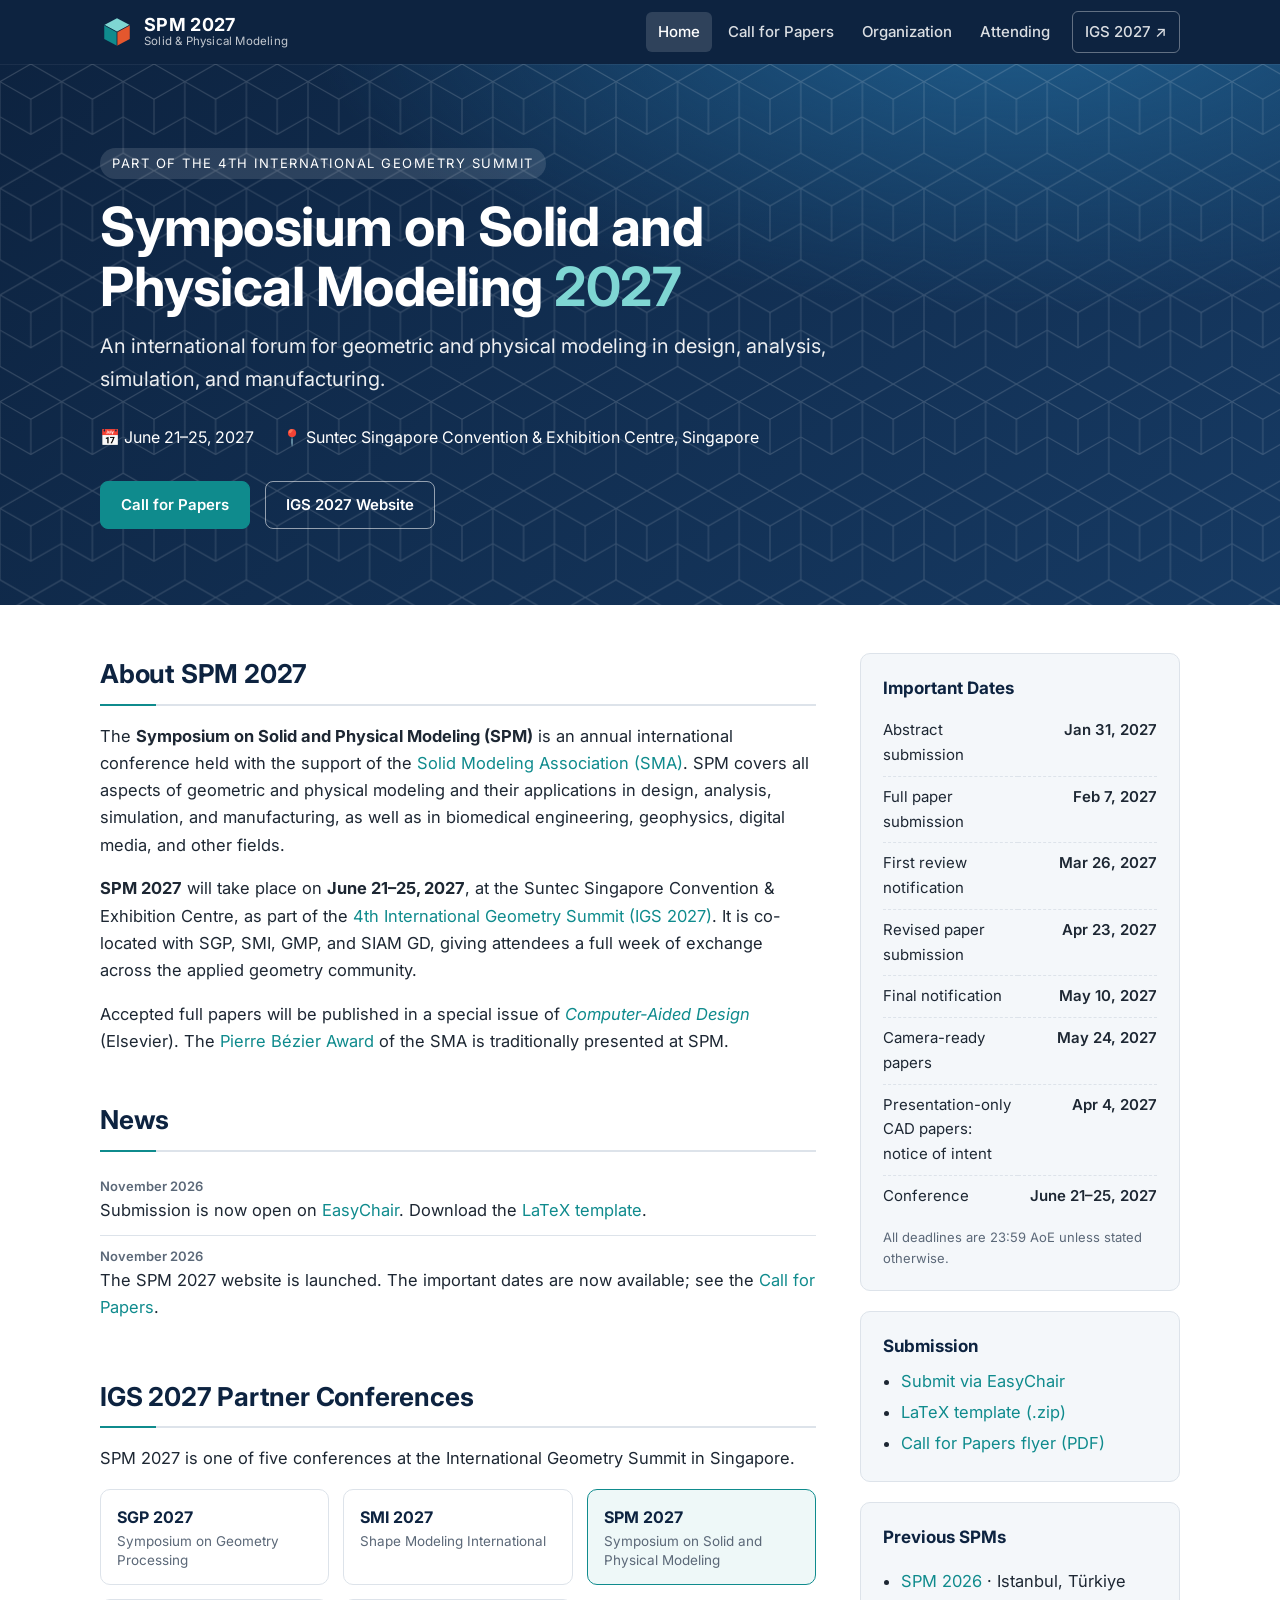
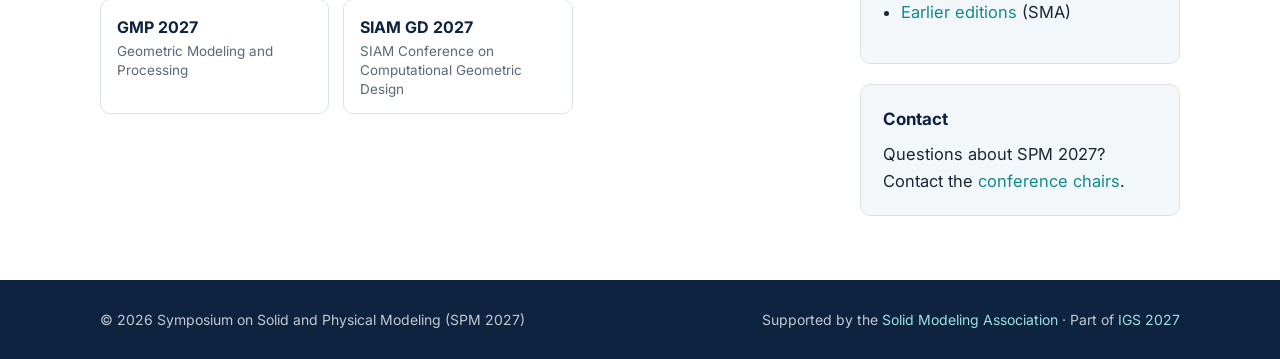
<file: index.html>
<!DOCTYPE html>
<html lang="en">
<head>
  <meta charset="utf-8">
  <meta name="viewport" content="width=device-width, initial-scale=1">
  <title>SPM 2027 · Symposium on Solid and Physical Modeling</title>
  <meta name="description" content="SPM 2027, the Symposium on Solid and Physical Modeling, June 21–25, 2027, Singapore, part of the International Geometry Summit (IGS 2027).">
  <link rel="icon" href="assets/logo.svg" type="image/svg+xml">
  <link rel="preconnect" href="https://fonts.googleapis.com">
  <link href="https://fonts.googleapis.com/css2?family=Inter:wght@400;500;600;700&display=swap" rel="stylesheet">
  <link rel="stylesheet" href="assets/style.css">
  <script src="assets/main.js" defer></script>
</head>
<body>

<!-- ===== Header (same on every page; update the "active" class) ===== -->
<header class="site-header">
  <div class="wrap">
    <a class="brand" href="index.html">
      <img class="logo" src="assets/logo.svg" alt="">
      <span>SPM 2027<small>Solid &amp; Physical Modeling</small></span>
    </a>
    <button class="nav-toggle" aria-label="Menu" aria-expanded="false">&#9776;</button>
    <nav class="nav">
      <a href="index.html" class="active">Home</a>
      <a href="cfp.html">Call for Papers</a>
      <a href="organization.html">Organization</a>
      <a href="attending.html">Attending</a>
      <a href="https://igs2027singapore.github.io/" class="igs">IGS 2027 &#8599;</a>
    </nav>
  </div>
</header>

<!-- ===== Hero ===== -->
<div class="hero">
  <svg class="pattern" aria-hidden="true">
    <defs>
      <pattern id="iso" width="56" height="97" patternUnits="userSpaceOnUse" patternTransform="scale(1.1)">
        <g fill="none" stroke="#ffffff" stroke-width="1">
          <polygon points="28,0 56,16 28,32 0,16"/>
          <polyline points="0,16 0,48 28,64 56,48 56,16"/>
          <line x1="28" y1="32" x2="28" y2="64"/>
          <polyline points="0,48 0,81 28,97"/>
          <polyline points="56,48 56,81 28,97"/>
        </g>
      </pattern>
    </defs>
    <rect width="100%" height="100%" fill="url(#iso)"/>
  </svg>
  <div class="wrap">
    <div class="kicker">Part of the 4th International Geometry Summit</div>
    <h1>Symposium on Solid and<br>Physical Modeling <span class="yr">2027</span></h1>
    <p class="sub">An international forum for geometric and physical modeling in design, analysis, simulation, and manufacturing.</p>
    <div class="meta">
      <div>&#128197; June 21–25, 2027</div>
      <div>&#128205; Suntec Singapore Convention &amp; Exhibition Centre, Singapore</div>
    </div>
    <a class="btn" href="cfp.html">Call for Papers</a>
    <a class="btn ghost" href="https://igs2027singapore.github.io/">IGS 2027 Website</a>
  </div>
</div>

<main>
  <div class="wrap grid">

    <!-- ===== Main column ===== -->
    <div>
      <section id="about">
        <h2>About SPM 2027</h2>
        <p>
          The <b>Symposium on Solid and Physical Modeling (SPM)</b> is an annual international conference
          held with the support of the <a href="https://solidmodeling.org/">Solid Modeling Association (SMA)</a>.
          SPM covers all aspects of geometric and physical modeling and their applications in design, analysis,
          simulation, and manufacturing, as well as in biomedical engineering, geophysics, digital media, and other fields.
        </p>
        <p>
          <b>SPM 2027</b> will take place on <b>June 21–25, 2027</b>, at the Suntec Singapore Convention &amp; Exhibition Centre,
          as part of the <a href="https://igs2027singapore.github.io/">4th International Geometry Summit (IGS 2027)</a>.
          It is co-located with SGP, SMI, GMP, and SIAM GD, giving attendees a full week of exchange across the applied
          geometry community.
        </p>
        <p>
          <!-- TODO: confirm publication venue for 2027 -->
          Accepted full papers will be published in a special issue of
          <a href="https://www.sciencedirect.com/journal/computer-aided-design"><i>Computer-Aided Design</i></a> (Elsevier).
          The <a href="https://solidmodeling.org/awards/bezier-award/">Pierre Bézier Award</a> of the SMA
          is traditionally presented at SPM.
        </p>
      </section>

      <section id="news">
        <h2>News</h2>
        <ul class="news">
          <li><time datetime="2026-11">November 2026</time>Submission is now open on <a href="https://easychair.org/conferences/?conf=spm2027012">EasyChair</a>. Download the <a href="assets/docs/SPM2027_Template.zip" download>LaTeX template</a>.</li>
          <li><time datetime="2026-11">November 2026</time>The SPM 2027 website is launched. The important dates are now available; see the <a href="cfp.html">Call for Papers</a>.</li>
        </ul>
      </section>

      <section id="partners">
        <h2>IGS 2027 Partner Conferences</h2>
        <p>SPM 2027 is one of five conferences at the International Geometry Summit in Singapore.</p>
        <div class="partners">
          <!-- TODO: add URLs for SGP and SIAM GD once their 2027 sites are live -->
          <a class="partner" href="https://igs2027singapore.github.io/"><b>SGP 2027</b><span>Symposium on Geometry Processing</span></a>
          <a class="partner" href="https://smiconf.github.io/"><b>SMI 2027</b><span>Shape Modeling International</span></a>
          <a class="partner self" href="index.html"><b>SPM 2027</b><span>Symposium on Solid and Physical Modeling</span></a>
          <a class="partner" href="https://gmp-conference-2027.github.io/gmp2027/#/"><b>GMP 2027</b><span>Geometric Modeling and Processing</span></a>
          <a class="partner" href="https://igs2027singapore.github.io/"><b>SIAM GD 2027</b><span>SIAM Conference on Computational Geometric Design</span></a>
        </div>
      </section>
    </div>

    <!-- ===== Sidebar ===== -->
    <aside>
      <div class="card">
        <h3>Important Dates</h3>
        <table class="dates">
          <tr><td>Abstract submission</td><td>Jan 31, 2027</td></tr>
          <tr><td>Full paper submission</td><td>Feb 7, 2027</td></tr>
          <tr><td>First review notification</td><td>Mar 26, 2027</td></tr>
          <tr><td>Revised paper submission</td><td>Apr 23, 2027</td></tr>
          <tr><td>Final notification</td><td>May 10, 2027</td></tr>
          <tr><td>Camera-ready papers</td><td>May 24, 2027</td></tr>
          <tr><td>Presentation-only CAD papers: notice of intent</td><td>Apr 4, 2027</td></tr>
          <tr><td>Conference</td><td>June 21–25, 2027</td></tr>
        </table>
        <p class="note">All deadlines are 23:59 AoE unless stated otherwise.</p>
      </div>

      <div class="card">
        <h3>Submission</h3>
        <ul class="plain" style="margin:0">
          <li><a href="https://easychair.org/conferences/?conf=spm2027012">Submit via EasyChair</a></li>
          <li><a href="assets/docs/SPM2027_Template.zip" download>LaTeX template (.zip)</a></li>
          <li><a href="assets/docs/SPM2027_Flyer.pdf">Call for Papers flyer (PDF)</a></li>
        </ul>
      </div>

      <div class="card">
        <h3>Previous SPMs</h3>
        <ul class="plain">
          <li><a href="https://spmconf2026.github.io/">SPM 2026</a> · Istanbul, Türkiye</li>
          <li><a href="https://solidmodeling.org/spm-conferences/">Earlier editions</a> (SMA)</li>
        </ul>
      </div>

      <div class="card">
        <h3>Contact</h3>
        <!-- TODO: add the conference contact email -->
        <p style="margin:0">Questions about SPM 2027? Contact the <a href="organization.html">conference chairs</a>.</p>
      </div>
    </aside>

  </div>
</main>

<footer class="site-footer">
  <div class="wrap">
    <div>© <span id="year">2026</span> Symposium on Solid and Physical Modeling (SPM 2027)</div>
    <div>Supported by the <a href="https://solidmodeling.org/">Solid Modeling Association</a> · Part of <a href="https://igs2027singapore.github.io/">IGS 2027</a></div>
  </div>
</footer>

</body>
</html>
</file>
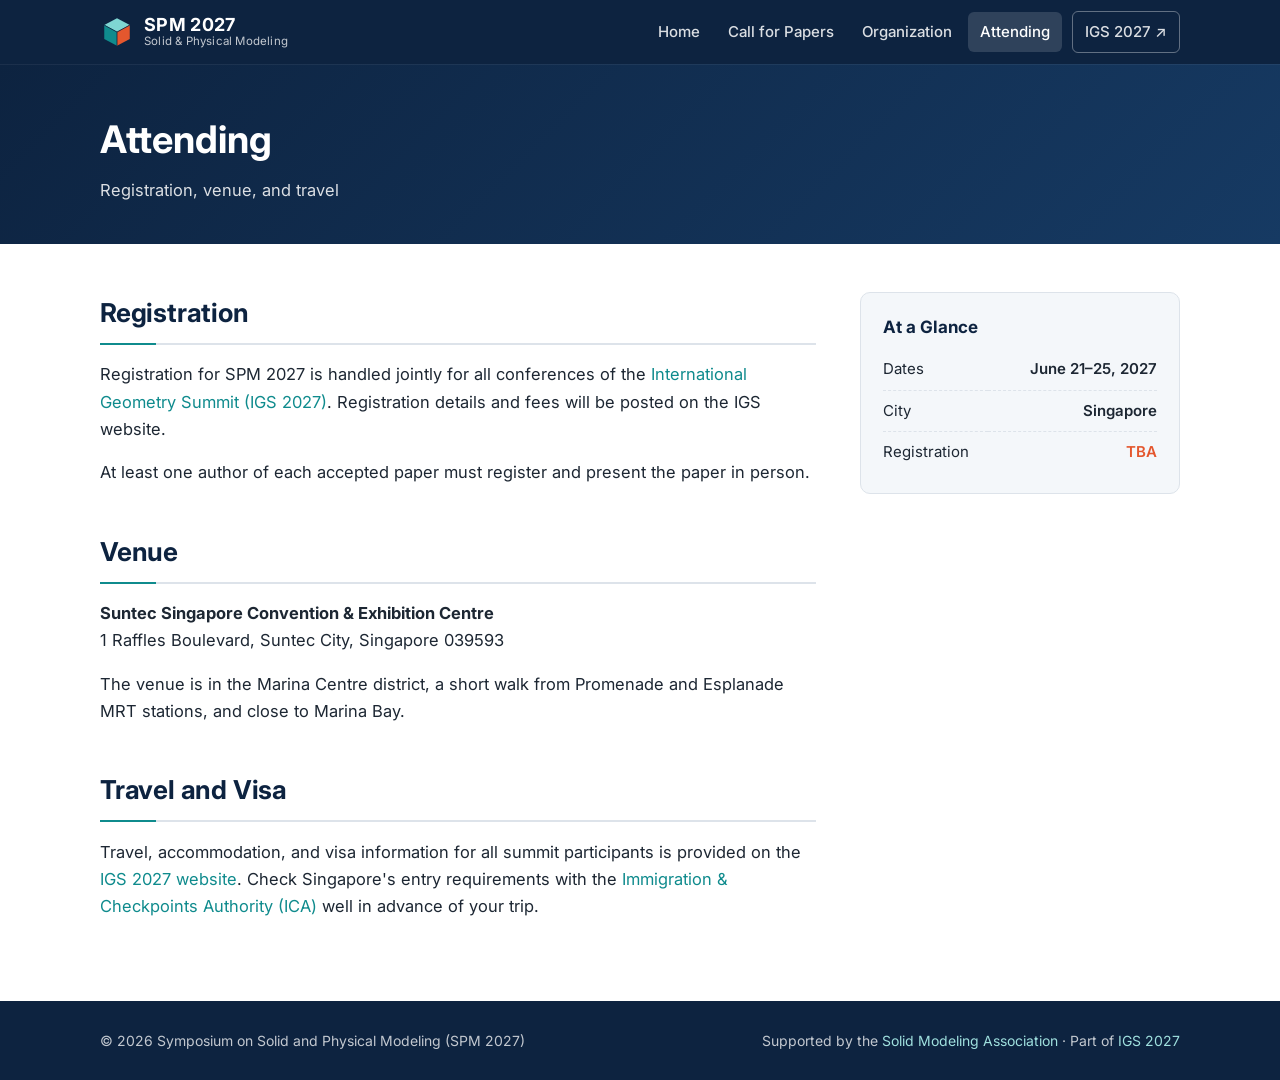
<file: attending.html>
<!DOCTYPE html>
<html lang="en">
<head>
  <meta charset="utf-8">
  <meta name="viewport" content="width=device-width, initial-scale=1">
  <title>Attending · SPM 2027</title>
  <link rel="icon" href="assets/logo.svg" type="image/svg+xml">
  <link rel="preconnect" href="https://fonts.googleapis.com">
  <link href="https://fonts.googleapis.com/css2?family=Inter:wght@400;500;600;700&display=swap" rel="stylesheet">
  <link rel="stylesheet" href="assets/style.css">
  <script src="assets/main.js" defer></script>
</head>
<body>

<header class="site-header">
  <div class="wrap">
    <a class="brand" href="index.html">
      <img class="logo" src="assets/logo.svg" alt="">
      <span>SPM 2027<small>Solid &amp; Physical Modeling</small></span>
    </a>
    <button class="nav-toggle" aria-label="Menu" aria-expanded="false">&#9776;</button>
    <nav class="nav">
      <a href="index.html">Home</a>
      <a href="cfp.html">Call for Papers</a>
      <a href="organization.html">Organization</a>
      <a href="attending.html" class="active">Attending</a>
      <a href="https://igs2027singapore.github.io/" class="igs">IGS 2027 &#8599;</a>
    </nav>
  </div>
</header>

<div class="page-hero">
  <div class="wrap">
    <h1>Attending</h1>
    <p>Registration, venue, and travel</p>
  </div>
</div>

<main>
  <div class="wrap grid">
    <div>
      <section>
        <h2>Registration</h2>
        <p>
          Registration for SPM 2027 is handled jointly for all conferences of the
          <a href="https://igs2027singapore.github.io/">International Geometry Summit (IGS 2027)</a>.
          Registration details and fees will be posted on the IGS website.
        </p>
        <p>At least one author of each accepted paper must register and present the paper in person.</p>
      </section>

      <section>
        <h2>Venue</h2>
        <p>
          <b>Suntec Singapore Convention &amp; Exhibition Centre</b><br>
          1 Raffles Boulevard, Suntec City, Singapore 039593
        </p>
        <p>
          The venue is in the Marina Centre district, a short walk from Promenade and Esplanade MRT stations,
          and close to Marina Bay.
        </p>
      </section>

      <section>
        <h2>Travel and Visa</h2>
        <p>
          Travel, accommodation, and visa information for all summit participants is provided on the
          <a href="https://igs2027singapore.github.io/">IGS 2027 website</a>.
          Check Singapore's entry requirements with the
          <a href="https://www.ica.gov.sg/information-and-e-services/entry-and-departure/entering-singapore/entry-requirements">Immigration &amp; Checkpoints Authority (ICA)</a>
          well in advance of your trip.
        </p>
      </section>
    </div>

    <aside>
      <div class="card">
        <h3>At a Glance</h3>
        <table class="dates">
          <tr><td>Dates</td><td>June 21–25, 2027</td></tr>
          <tr><td>City</td><td>Singapore</td></tr>
          <tr><td>Registration</td><td class="tba">TBA</td></tr>
        </table>
      </div>
    </aside>
  </div>
</main>

<footer class="site-footer">
  <div class="wrap">
    <div>© <span id="year">2026</span> Symposium on Solid and Physical Modeling (SPM 2027)</div>
    <div>Supported by the <a href="https://solidmodeling.org/">Solid Modeling Association</a> · Part of <a href="https://igs2027singapore.github.io/">IGS 2027</a></div>
  </div>
</footer>

</body>
</html>
</file>
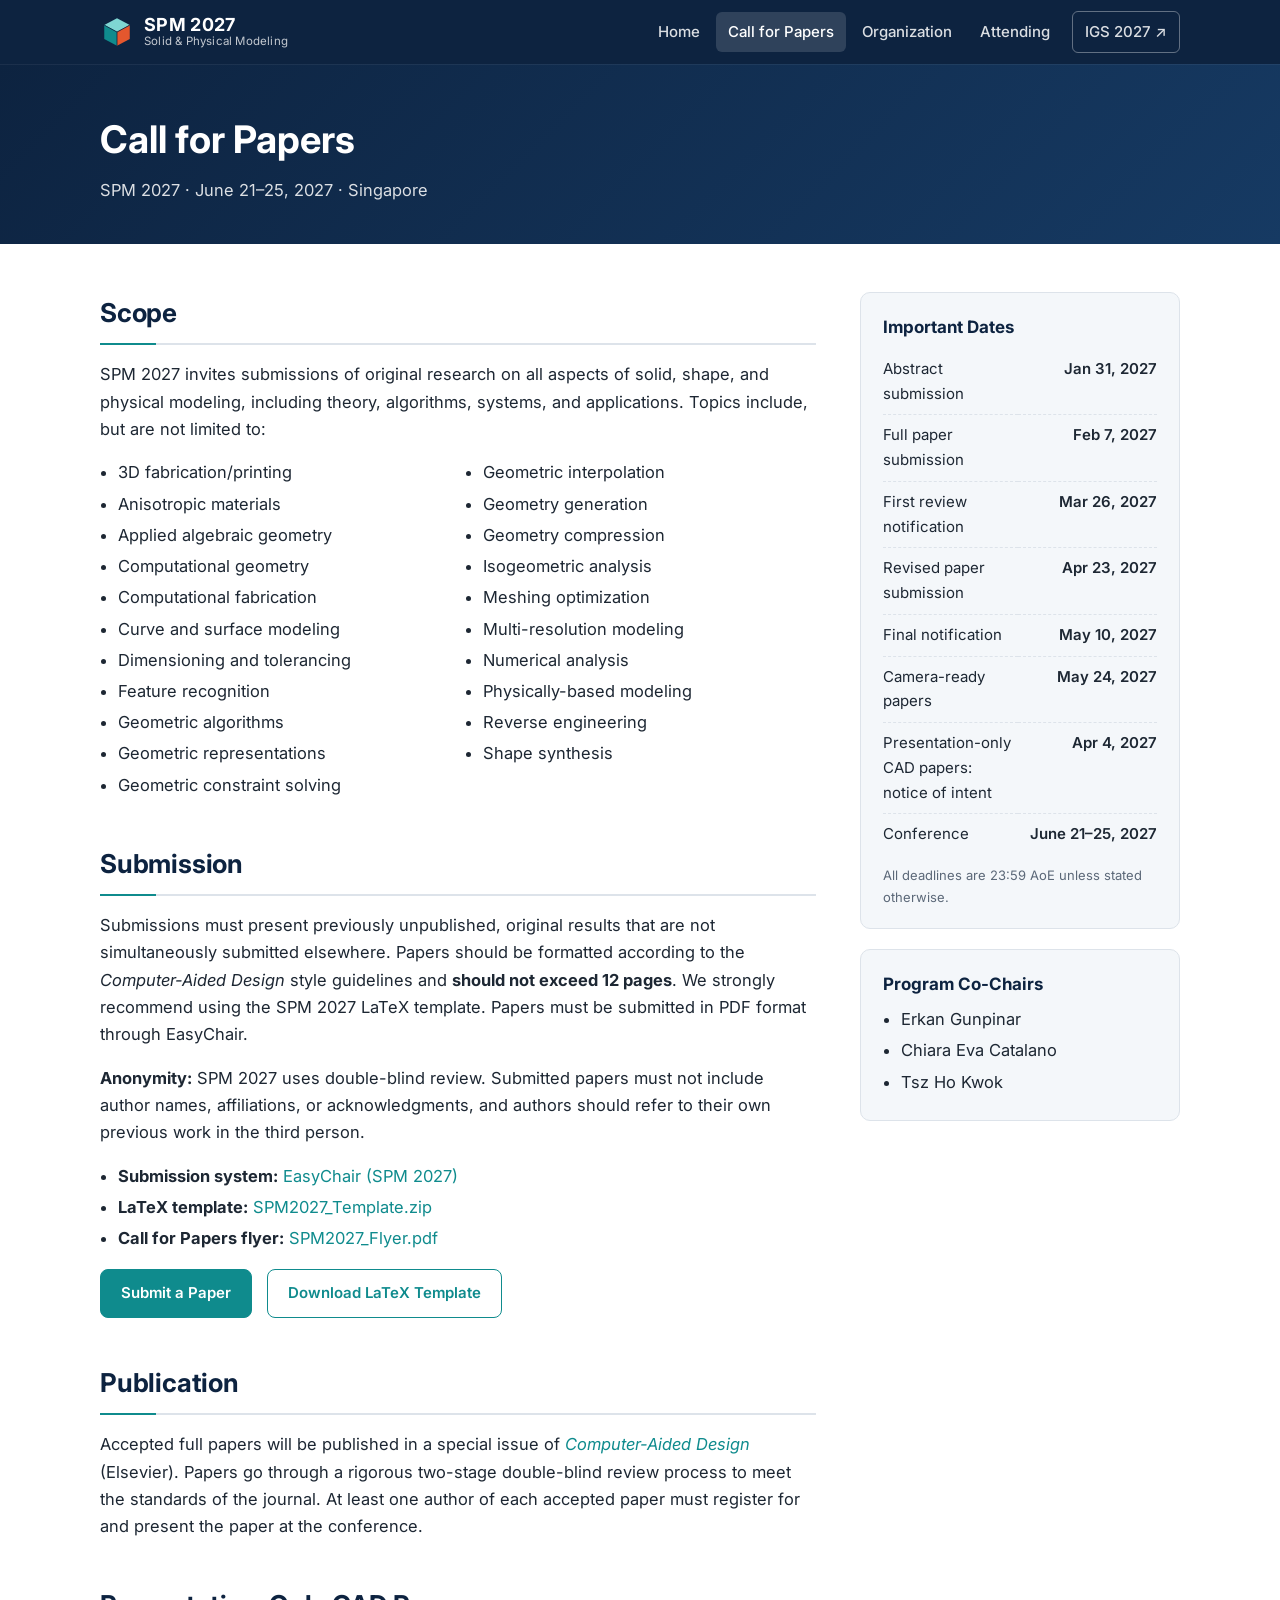
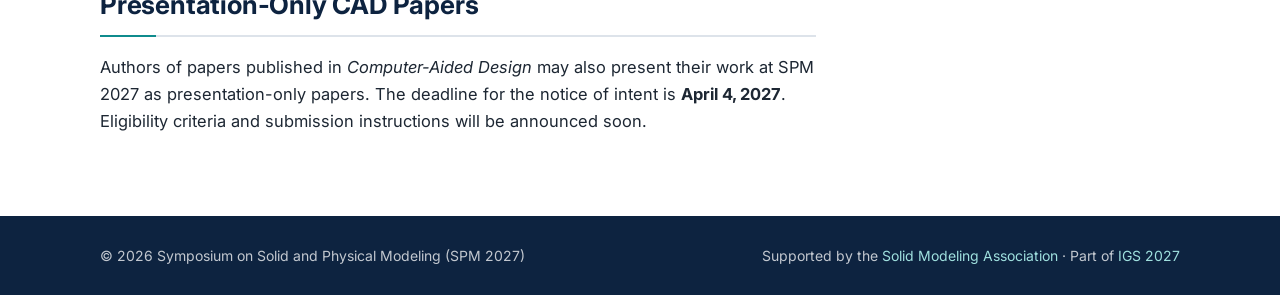
<file: cfp.html>
<!DOCTYPE html>
<html lang="en">
<head>
  <meta charset="utf-8">
  <meta name="viewport" content="width=device-width, initial-scale=1">
  <title>Call for Papers · SPM 2027</title>
  <link rel="icon" href="assets/logo.svg" type="image/svg+xml">
  <link rel="preconnect" href="https://fonts.googleapis.com">
  <link href="https://fonts.googleapis.com/css2?family=Inter:wght@400;500;600;700&display=swap" rel="stylesheet">
  <link rel="stylesheet" href="assets/style.css">
  <script src="assets/main.js" defer></script>
</head>
<body>

<header class="site-header">
  <div class="wrap">
    <a class="brand" href="index.html">
      <img class="logo" src="assets/logo.svg" alt="">
      <span>SPM 2027<small>Solid &amp; Physical Modeling</small></span>
    </a>
    <button class="nav-toggle" aria-label="Menu" aria-expanded="false">&#9776;</button>
    <nav class="nav">
      <a href="index.html">Home</a>
      <a href="cfp.html" class="active">Call for Papers</a>
      <a href="organization.html">Organization</a>
      <a href="attending.html">Attending</a>
      <a href="https://igs2027singapore.github.io/" class="igs">IGS 2027 &#8599;</a>
    </nav>
  </div>
</header>

<div class="page-hero">
  <div class="wrap">
    <h1>Call for Papers</h1>
    <p>SPM 2027 · June 21–25, 2027 · Singapore</p>
  </div>
</div>

<main>
  <div class="wrap grid">
    <div>
      <section>
        <h2>Scope</h2>
        <p>
          SPM 2027 invites submissions of original research on all aspects of solid, shape, and physical modeling,
          including theory, algorithms, systems, and applications. Topics include, but are not limited to:
        </p>
        <ul class="topics">
          <li>3D fabrication/printing</li>
          <li>Anisotropic materials</li>
          <li>Applied algebraic geometry</li>
          <li>Computational geometry</li>
          <li>Computational fabrication</li>
          <li>Curve and surface modeling</li>
          <li>Dimensioning and tolerancing</li>
          <li>Feature recognition</li>
          <li>Geometric algorithms</li>
          <li>Geometric representations</li>
          <li>Geometric constraint solving</li>
          <li>Geometric interpolation</li>
          <li>Geometry generation</li>
          <li>Geometry compression</li>
          <li>Isogeometric analysis</li>
          <li>Meshing optimization</li>
          <li>Multi-resolution modeling</li>
          <li>Numerical analysis</li>
          <li>Physically-based modeling</li>
          <li>Reverse engineering</li>
          <li>Shape synthesis</li>
        </ul>
      </section>

      <section>
        <h2>Submission</h2>
        <p>
          Submissions must present previously unpublished, original results that are not simultaneously submitted elsewhere.
          Papers should be formatted according to the <i>Computer-Aided Design</i> style guidelines and
          <b>should not exceed 12 pages</b>. We strongly recommend using the SPM 2027 LaTeX template.
          Papers must be submitted in PDF format through EasyChair.
        </p>
        <p>
          <b>Anonymity:</b> SPM 2027 uses double-blind review. Submitted papers must not include author names,
          affiliations, or acknowledgments, and authors should refer to their own previous work in the third person.
        </p>
        <ul class="plain">
          <li><b>Submission system:</b> <a href="https://easychair.org/conferences/?conf=spm2027012">EasyChair (SPM 2027)</a></li>
          <li><b>LaTeX template:</b> <a href="assets/docs/SPM2027_Template.zip" download>SPM2027_Template.zip</a></li>
          <li><b>Call for Papers flyer:</b> <a href="assets/docs/SPM2027_Flyer.pdf">SPM2027_Flyer.pdf</a></li>
        </ul>
        <p>
          <a class="btn" href="https://easychair.org/conferences/?conf=spm2027012">Submit a Paper</a>
          <a class="btn outline" href="assets/docs/SPM2027_Template.zip" download>Download LaTeX Template</a>
        </p>
      </section>

      <section>
        <h2>Publication</h2>
        <p>
          Accepted full papers will be published in a special issue of
          <a href="https://www.sciencedirect.com/journal/computer-aided-design"><i>Computer-Aided Design</i></a> (Elsevier).
          Papers go through a rigorous two-stage double-blind review process to meet the standards of the journal.
          At least one author of each accepted paper must register for and present the paper at the conference.
        </p>
      </section>

      <section>
        <h2>Presentation-Only CAD Papers</h2>
        <!-- TODO: program chairs to confirm eligibility rules and how to submit the notice of intent -->
        <p>
          Authors of papers published in <i>Computer-Aided Design</i> may also present their work at SPM 2027
          as presentation-only papers. The deadline for the notice of intent is <b>April 4, 2027</b>.
          Eligibility criteria and submission instructions will be announced soon.
        </p>
      </section>
    </div>

    <aside>
      <div class="card">
        <h3>Important Dates</h3>
        <table class="dates">
          <tr><td>Abstract submission</td><td>Jan 31, 2027</td></tr>
          <tr><td>Full paper submission</td><td>Feb 7, 2027</td></tr>
          <tr><td>First review notification</td><td>Mar 26, 2027</td></tr>
          <tr><td>Revised paper submission</td><td>Apr 23, 2027</td></tr>
          <tr><td>Final notification</td><td>May 10, 2027</td></tr>
          <tr><td>Camera-ready papers</td><td>May 24, 2027</td></tr>
          <tr><td>Presentation-only CAD papers: notice of intent</td><td>Apr 4, 2027</td></tr>
          <tr><td>Conference</td><td>June 21–25, 2027</td></tr>
        </table>
        <p class="note">All deadlines are 23:59 AoE unless stated otherwise.</p>
      </div>
      <div class="card">
        <h3>Program Co-Chairs</h3>
        <ul class="plain" style="margin:0">
          <li>Erkan Gunpinar</li>
          <li>Chiara Eva Catalano</li>
          <li>Tsz Ho Kwok</li>
        </ul>
      </div>
    </aside>
  </div>
</main>

<footer class="site-footer">
  <div class="wrap">
    <div>© <span id="year">2026</span> Symposium on Solid and Physical Modeling (SPM 2027)</div>
    <div>Supported by the <a href="https://solidmodeling.org/">Solid Modeling Association</a> · Part of <a href="https://igs2027singapore.github.io/">IGS 2027</a></div>
  </div>
</footer>

</body>
</html>
</file>
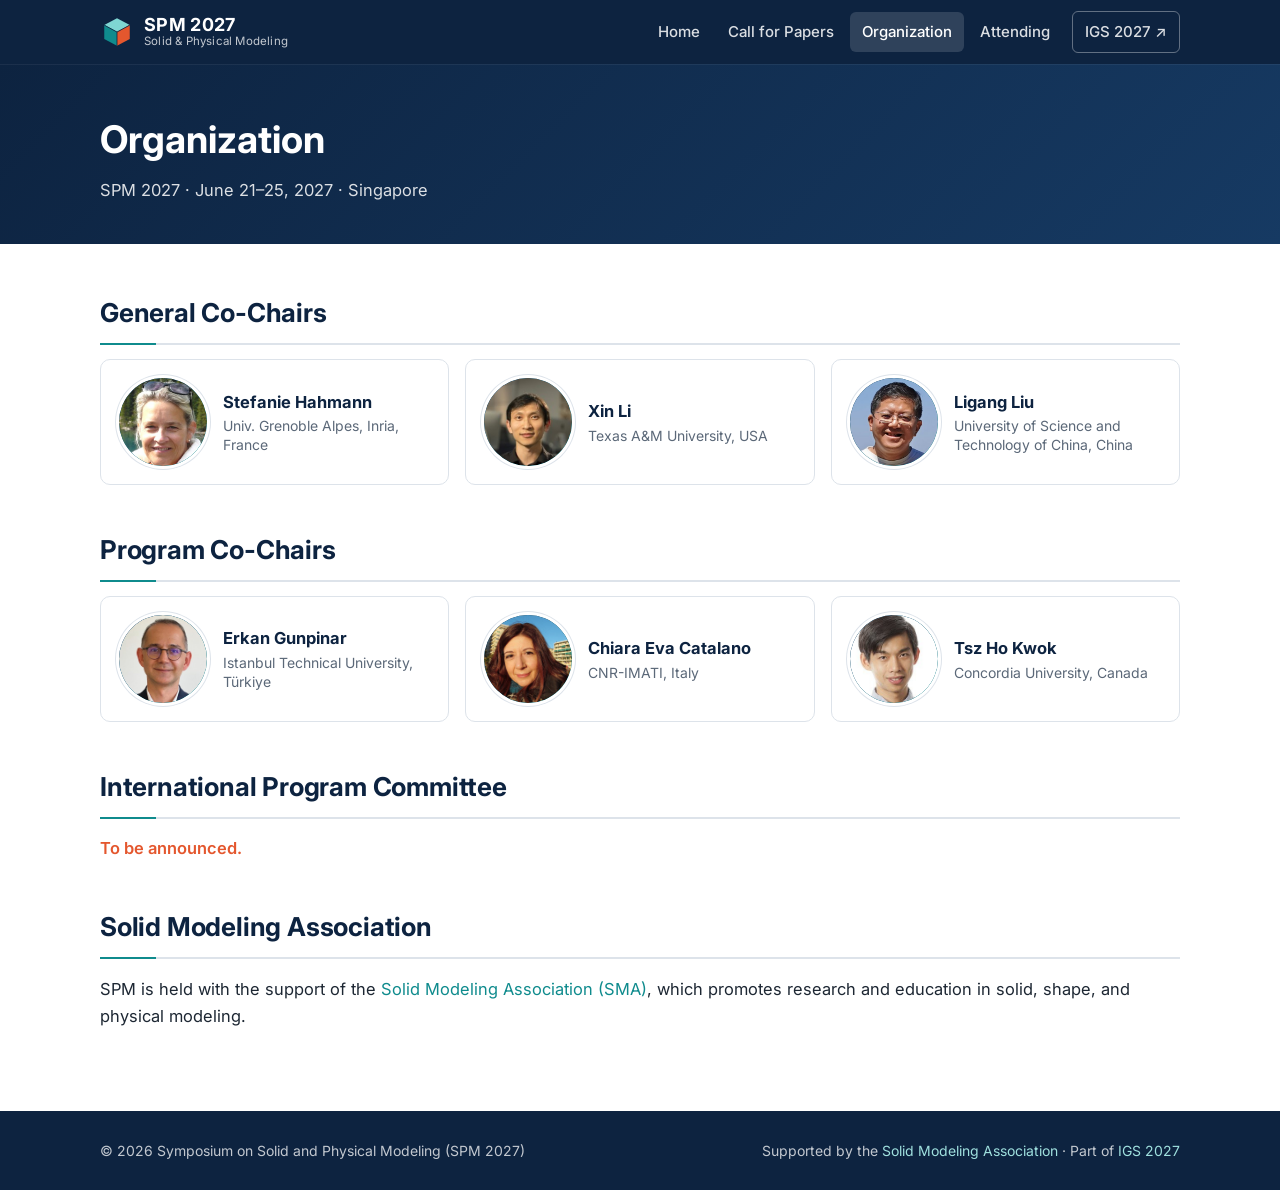
<file: organization.html>
<!DOCTYPE html>
<html lang="en">
<head>
  <meta charset="utf-8">
  <meta name="viewport" content="width=device-width, initial-scale=1">
  <title>Organization · SPM 2027</title>
  <link rel="icon" href="assets/logo.svg" type="image/svg+xml">
  <link rel="preconnect" href="https://fonts.googleapis.com">
  <link href="https://fonts.googleapis.com/css2?family=Inter:wght@400;500;600;700&display=swap" rel="stylesheet">
  <link rel="stylesheet" href="assets/style.css">
  <script src="assets/main.js" defer></script>
</head>
<body>

<header class="site-header">
  <div class="wrap">
    <a class="brand" href="index.html">
      <img class="logo" src="assets/logo.svg" alt="">
      <span>SPM 2027<small>Solid &amp; Physical Modeling</small></span>
    </a>
    <button class="nav-toggle" aria-label="Menu" aria-expanded="false">&#9776;</button>
    <nav class="nav">
      <a href="index.html">Home</a>
      <a href="cfp.html">Call for Papers</a>
      <a href="organization.html" class="active">Organization</a>
      <a href="attending.html">Attending</a>
      <a href="https://igs2027singapore.github.io/" class="igs">IGS 2027 &#8599;</a>
    </nav>
  </div>
</header>

<div class="page-hero">
  <div class="wrap">
    <h1>Organization</h1>
    <p>SPM 2027 · June 21–25, 2027 · Singapore</p>
  </div>
</div>

<main>
  <div class="wrap">
    <!-- Photos live in assets/people/ (square JPEG, up to 400x400). Without a photo, put initials inside .avatar instead. -->
    <section>
      <h2>General Co-Chairs</h2>
      <div class="people">
        <div class="person"><div class="avatar"><img src="assets/people/hahmann.jpg" alt="Stefanie Hahmann" loading="lazy"></div><div><b>Stefanie Hahmann</b><span>Univ. Grenoble Alpes, Inria, France</span></div></div>
        <div class="person"><div class="avatar"><img src="assets/people/li.jpg" alt="Xin Li" loading="lazy"></div><div><b>Xin Li</b><span>Texas A&amp;M University, USA</span></div></div>
        <div class="person"><div class="avatar"><img src="assets/people/liu.jpg" alt="Ligang Liu" loading="lazy"></div><div><b>Ligang Liu</b><span>University of Science and Technology of China, China</span></div></div>
      </div>
    </section>

    <section>
      <h2>Program Co-Chairs</h2>
      <div class="people">
        <div class="person"><div class="avatar"><img src="assets/people/gunpinar.jpg" alt="Erkan Gunpinar" loading="lazy"></div><div><b>Erkan Gunpinar</b><span>Istanbul Technical University, Türkiye</span></div></div>
        <div class="person"><div class="avatar"><img src="assets/people/catalano.jpg" alt="Chiara Eva Catalano" loading="lazy"></div><div><b>Chiara Eva Catalano</b><span>CNR-IMATI, Italy</span></div></div>
        <div class="person"><div class="avatar"><img src="assets/people/kwok.jpg" alt="Tsz Ho Kwok" loading="lazy"></div><div><b>Tsz Ho Kwok</b><span>Concordia University, Canada</span></div></div>
      </div>
    </section>

    <section>
      <h2>International Program Committee</h2>
      <p class="tba">To be announced.</p>
    </section>

    <section>
      <h2>Solid Modeling Association</h2>
      <p>
        SPM is held with the support of the <a href="https://solidmodeling.org/">Solid Modeling Association (SMA)</a>,
        which promotes research and education in solid, shape, and physical modeling.
      </p>
    </section>
  </div>
</main>

<footer class="site-footer">
  <div class="wrap">
    <div>© <span id="year">2026</span> Symposium on Solid and Physical Modeling (SPM 2027)</div>
    <div>Supported by the <a href="https://solidmodeling.org/">Solid Modeling Association</a> · Part of <a href="https://igs2027singapore.github.io/">IGS 2027</a></div>
  </div>
</footer>

</body>
</html>
</file>
<file: assets/style.css>
/* SPM 2027 — shared stylesheet */
:root {
  --navy: #0d2340;
  --navy-2: #163a63;
  --accent: #0f8b8d;
  --accent-2: #e4572e;      /* small Singapore-red touch */
  --ink: #1d2733;
  --muted: #5b6878;
  --line: #dde3ea;
  --bg: #ffffff;
  --bg-soft: #f4f7fa;
  --radius: 10px;
  --maxw: 1120px;
}

* { box-sizing: border-box; }
html { scroll-behavior: smooth; }
body {
  margin: 0;
  font-family: "Inter", system-ui, -apple-system, "Segoe UI", Roboto, Helvetica, Arial, sans-serif;
  color: var(--ink);
  background: var(--bg);
  line-height: 1.65;
  font-size: 16.5px;
}
a { color: var(--accent); text-decoration: none; }
a:hover { text-decoration: underline; }
img { max-width: 100%; }

.wrap { max-width: var(--maxw); margin: 0 auto; padding: 0 20px; }

/* ---------- Header / nav ---------- */
.site-header {
  position: sticky; top: 0; z-index: 50;
  background: var(--navy);
  color: #fff;
  box-shadow: 0 1px 0 rgba(255,255,255,.06);
}
.site-header .wrap { display: flex; align-items: center; justify-content: space-between; height: 64px; }
.brand { display: flex; align-items: center; gap: 10px; color: #fff; font-weight: 700; letter-spacing: .3px; }
.brand:hover { text-decoration: none; }
.brand .logo { width: 34px; height: 34px; }
.brand small { display: block; font-weight: 400; font-size: 11.5px; opacity: .75; letter-spacing: .2px; line-height: 1.2; }
.brand span { line-height: 1.15; font-size: 18px; }

.nav { display: flex; gap: 4px; align-items: center; }
.nav a {
  color: rgba(255,255,255,.85); padding: 8px 12px; border-radius: 6px; font-size: 15px; font-weight: 500;
}
.nav a:hover { color: #fff; background: rgba(255,255,255,.08); text-decoration: none; }
.nav a.active { color: #fff; background: rgba(255,255,255,.14); }
.nav a.igs { border: 1px solid rgba(255,255,255,.35); margin-left: 6px; }

.nav-toggle {
  display: none; background: none; border: 0; color: #fff; font-size: 26px; cursor: pointer; padding: 6px 8px;
}

@media (max-width: 820px) {
  .nav-toggle { display: block; }
  .nav {
    display: none; position: absolute; top: 64px; left: 0; right: 0;
    flex-direction: column; align-items: stretch; background: var(--navy); padding: 8px 16px 16px;
  }
  .nav.open { display: flex; }
  .nav a.igs { margin-left: 0; text-align: center; }
}

/* ---------- Hero ---------- */
.hero {
  position: relative; overflow: hidden;
  background: radial-gradient(1200px 500px at 80% -10%, #1f5d8c 0%, transparent 60%),
              linear-gradient(135deg, var(--navy) 0%, var(--navy-2) 100%);
  color: #fff;
}
.hero .pattern { position: absolute; inset: 0; width: 100%; height: 100%; opacity: .16; }
.hero .wrap { position: relative; padding: 84px 20px 76px; }
.hero .kicker {
  display: inline-block; font-size: 13px; letter-spacing: 1.5px; text-transform: uppercase;
  background: rgba(255,255,255,.12); padding: 5px 12px; border-radius: 999px; margin-bottom: 18px;
}
.hero h1 { font-size: clamp(32px, 5vw, 54px); line-height: 1.1; margin: 0 0 14px; letter-spacing: -.5px; }
.hero h1 .yr { color: #7fd6d3; }
.hero p.sub { font-size: clamp(16px, 2vw, 20px); margin: 0 0 28px; opacity: .92; max-width: 760px; }
.hero .meta { display: flex; flex-wrap: wrap; gap: 12px 28px; font-size: 16px; margin-bottom: 30px; }
.hero .meta div { display: flex; align-items: center; gap: 8px; }
.btn {
  display: inline-block; padding: 11px 20px; border-radius: 8px; font-weight: 600; font-size: 15px;
  background: var(--accent); color: #fff; border: 1px solid var(--accent);
}
.btn:hover { text-decoration: none; filter: brightness(1.08); }
.btn.ghost { background: transparent; border-color: rgba(255,255,255,.55); color: #fff; }
.btn + .btn { margin-left: 10px; }
.btn.outline { background: transparent; color: var(--accent); }
.btn.outline:hover { background: #eef8f8; }

.page-hero { background: linear-gradient(135deg, var(--navy) 0%, var(--navy-2) 100%); color: #fff; }
.page-hero .wrap { padding: 44px 20px 40px; }
.page-hero h1 { margin: 0; font-size: clamp(26px, 4vw, 38px); }
.page-hero p { margin: 6px 0 0; opacity: .85; }

/* ---------- Layout ---------- */
main { padding: 48px 0 64px; }
.grid { display: grid; grid-template-columns: minmax(0, 1fr) 320px; gap: 44px; }
@media (max-width: 920px) { .grid { grid-template-columns: 1fr; } }

section + section { margin-top: 44px; }
h2 {
  font-size: 26px; margin: 0 0 14px; color: var(--navy); letter-spacing: -.2px;
  padding-bottom: 8px; border-bottom: 2px solid var(--line); position: relative;
}
h2::after { content: ""; position: absolute; left: 0; bottom: -2px; width: 56px; height: 2px; background: var(--accent); }
h3 { font-size: 19px; color: var(--navy); margin: 26px 0 8px; }

.card {
  background: var(--bg-soft); border: 1px solid var(--line); border-radius: var(--radius); padding: 20px 22px;
}
.card + .card { margin-top: 20px; }
.card h3 { margin-top: 0; }

aside .card h3 { font-size: 17px; }

/* Important dates */
table.dates { width: 100%; border-collapse: collapse; font-size: 15px; }
table.dates td { padding: 8px 0; border-bottom: 1px dashed var(--line); vertical-align: top; }
table.dates td:last-child { text-align: right; font-weight: 600; white-space: nowrap; padding-left: 12px; }
table.dates tr:last-child td { border-bottom: 0; }
.note { font-size: 13px; color: var(--muted); margin: 10px 0 0; }

.tba { color: var(--accent-2); font-weight: 600; }

/* Topics list */
ul.topics { columns: 2; column-gap: 32px; padding-left: 18px; margin: 10px 0 0; }
ul.topics li { break-inside: avoid; margin-bottom: 4px; }
@media (max-width: 640px) { ul.topics { columns: 1; } }

/* News */
ul.news { list-style: none; padding: 0; margin: 0; }
ul.news li { padding: 10px 0; border-bottom: 1px solid var(--line); }
ul.news li:last-child { border-bottom: 0; }
ul.news time { display: block; font-size: 13px; color: var(--muted); font-weight: 600; }

/* Partner conferences */
.partners { display: grid; grid-template-columns: repeat(auto-fill, minmax(190px, 1fr)); gap: 14px; margin-top: 14px; }
.partner {
  display: block; border: 1px solid var(--line); border-radius: var(--radius); padding: 14px 16px; color: var(--ink);
  background: #fff; transition: border-color .15s, box-shadow .15s;
}
.partner:hover { text-decoration: none; border-color: var(--accent); box-shadow: 0 4px 14px rgba(13,35,64,.08); }
.partner b { display: block; color: var(--navy); font-size: 16px; }
.partner span { font-size: 13.5px; color: var(--muted); line-height: 1.4; display: block; margin-top: 2px; }
.partner.self { border-color: var(--accent); background: #eef8f8; }

/* People */
.people { display: grid; grid-template-columns: repeat(auto-fill, minmax(260px, 1fr)); gap: 16px; margin-top: 12px; }
.person {
  border: 1px solid var(--line); border-radius: var(--radius); padding: 18px; background: #fff;
  display: flex; gap: 16px; align-items: center;
}
.avatar {
  flex: 0 0 88px; width: 88px; height: 88px; border-radius: 50%; overflow: hidden;
  box-shadow: 0 0 0 3px #fff, 0 0 0 4px var(--line);
  background: linear-gradient(135deg, var(--navy-2), var(--accent));
  color: #fff; display: flex; align-items: center; justify-content: center; font-weight: 700; font-size: 17px;
}
.avatar img { width: 100%; height: 100%; border-radius: 50%; object-fit: cover; }
.person b { display: block; color: var(--navy); }
.person span { font-size: 14px; color: var(--muted); line-height: 1.4; display: block; }

ul.plain { padding-left: 18px; }
ul.plain li { margin-bottom: 4px; }

/* Footer */
.site-footer { background: var(--navy); color: rgba(255,255,255,.75); font-size: 14px; }
.site-footer .wrap { padding: 28px 20px; display: flex; flex-wrap: wrap; justify-content: space-between; gap: 12px; }
.site-footer a { color: #9fe0de; }
</file>
